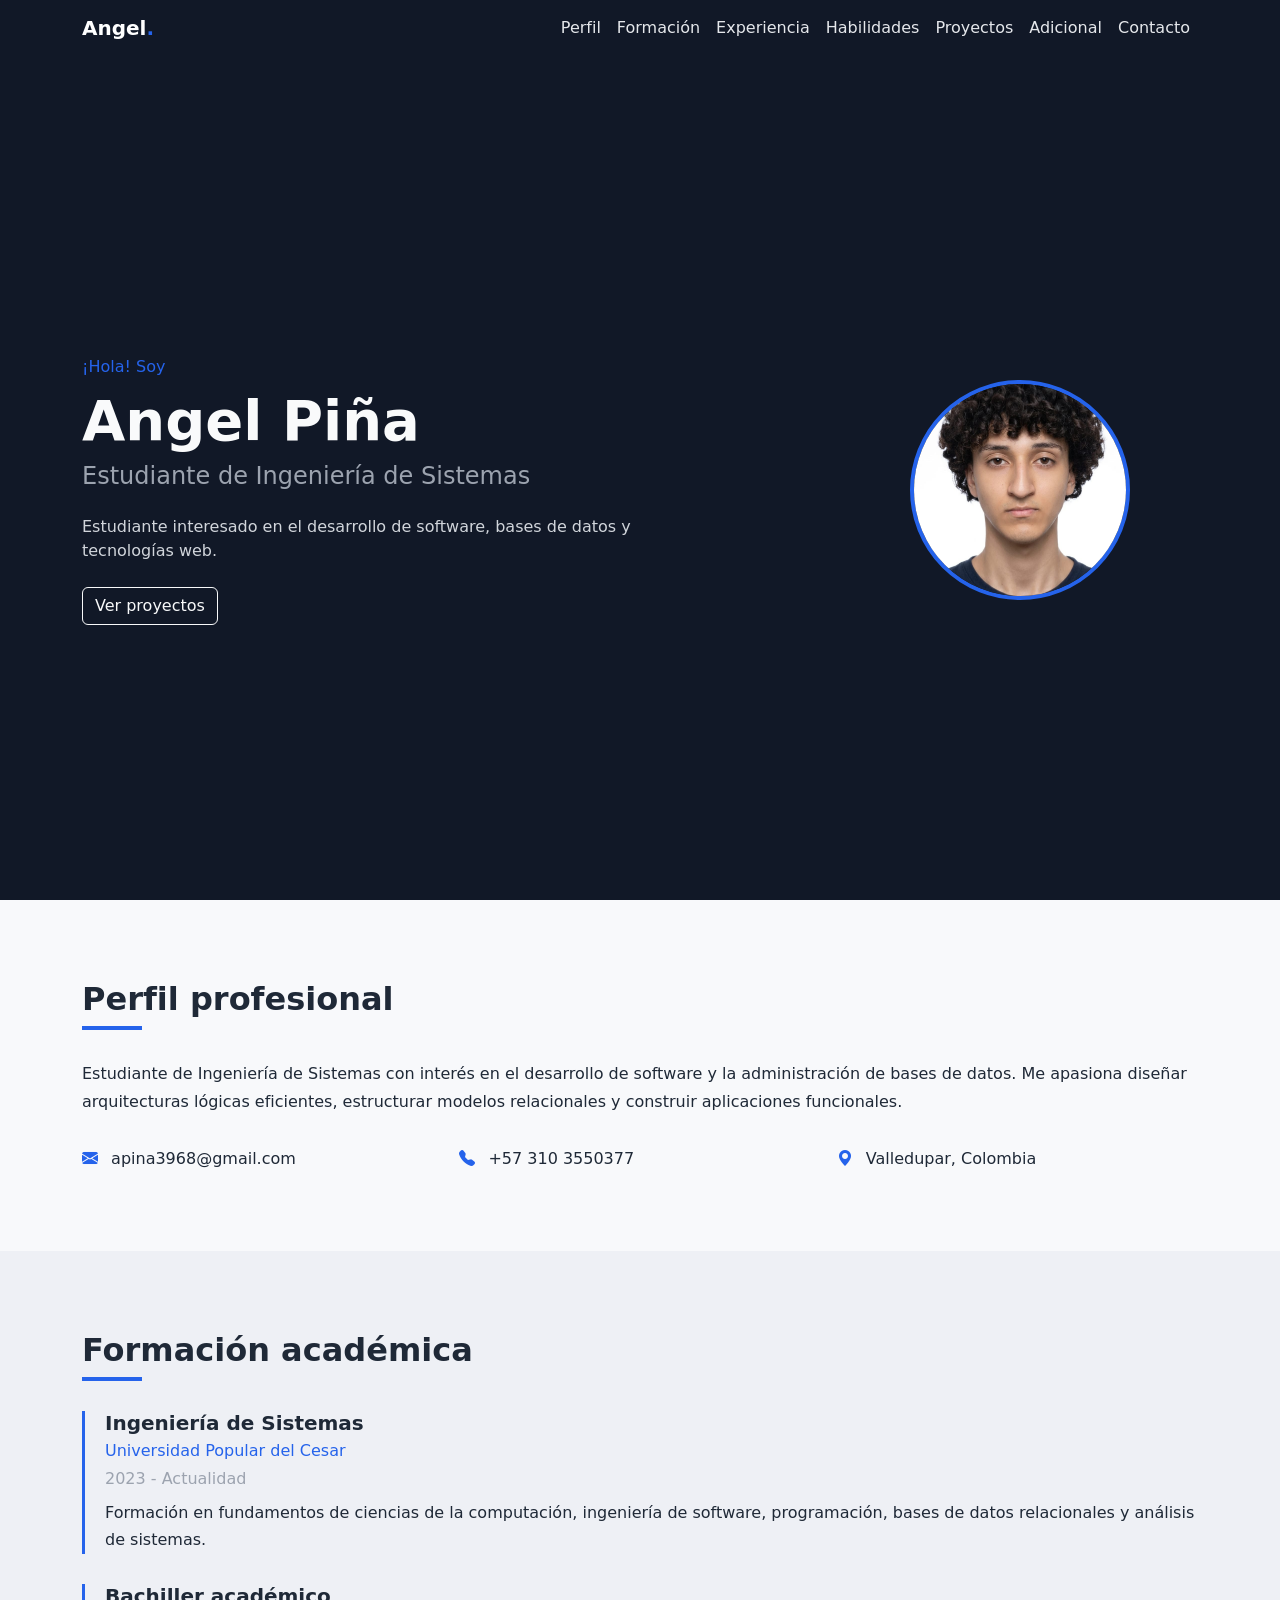
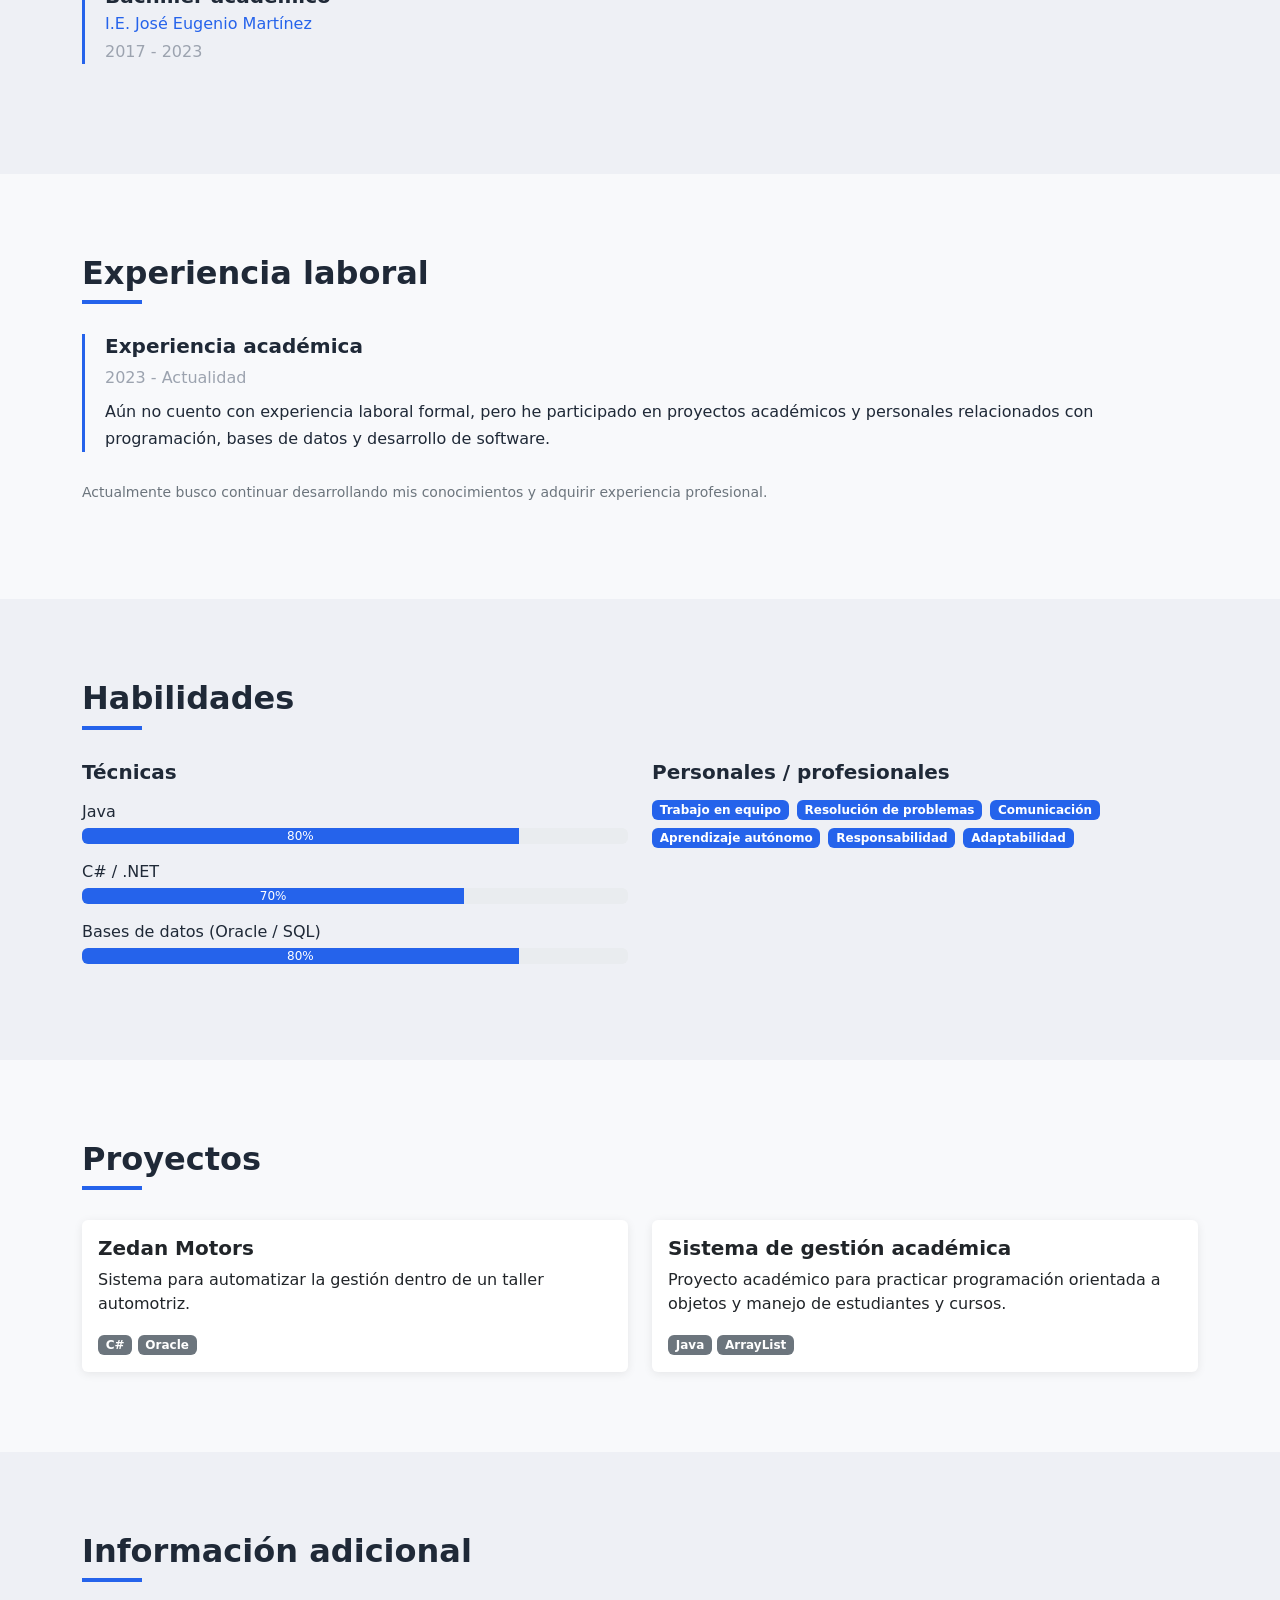
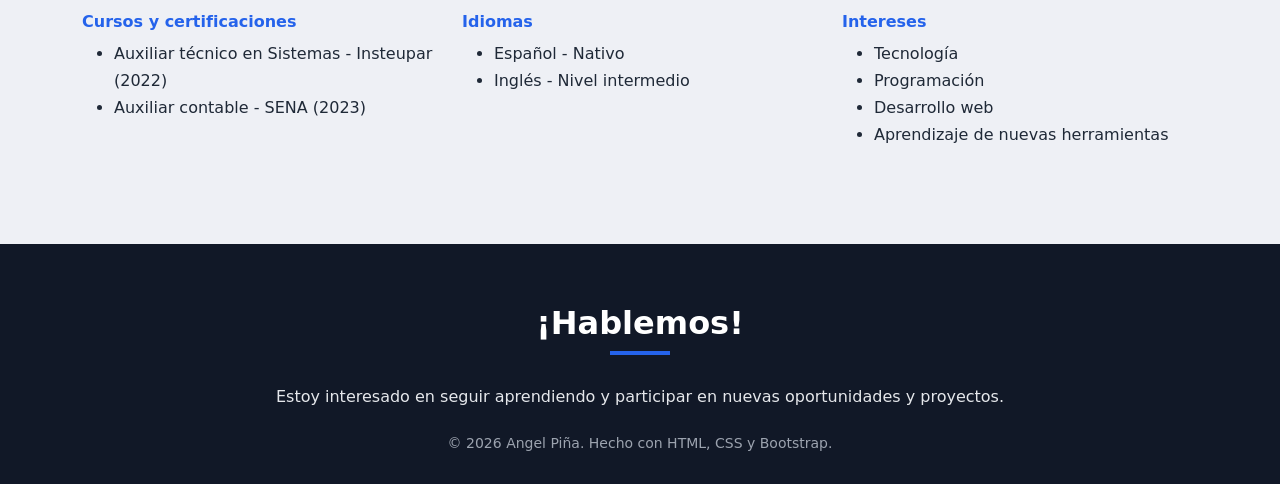
<file: hoja_vida_angel_/index.html>
<!DOCTYPE html>
<html lang="es">
<head>
    <meta charset="UTF-8">
    <meta name="viewport" content="width=device-width, initial-scale=1.0">
    <title>Angel Piña - Hoja de Vida</title>
    <link href="https://cdn.jsdelivr.net/npm/bootstrap@5.3.3/dist/css/bootstrap.min.css" rel="stylesheet">
    <link rel="stylesheet" href="https://cdn.jsdelivr.net/npm/bootstrap-icons@1.11.3/font/bootstrap-icons.css">
    <link rel="stylesheet" href="css/style.css">
</head>

<body>

<nav class="navbar navbar-expand-lg navbar-dark fixed-top">
    <div class="container">
        <a class="navbar-brand fw-bold" href="#inicio">Angel<span class="text-accent">.</span></a>

        <button class="navbar-toggler" type="button" data-bs-toggle="collapse"
                data-bs-target="#menu" aria-controls="menu" aria-expanded="false"
                aria-label="Mostrar menú">
            <span class="navbar-toggler-icon"></span>
        </button>

        <div class="collapse navbar-collapse" id="menu">
            <ul class="navbar-nav ms-auto text-center">
                <li class="nav-item"><a class="nav-link" href="#perfil">Perfil</a></li>
                <li class="nav-item"><a class="nav-link" href="#formacion">Formación</a></li>
                <li class="nav-item"><a class="nav-link" href="#experiencia">Experiencia</a></li>
                <li class="nav-item"><a class="nav-link" href="#habilidades">Habilidades</a></li>
                <li class="nav-item"><a class="nav-link" href="#proyectos">Proyectos</a></li>
                <li class="nav-item"><a class="nav-link" href="#adicional">Adicional</a></li>
                <li class="nav-item"><a class="nav-link" href="#contacto">Contacto</a></li>
            </ul>
        </div>
    </div>
</nav>

<header id="inicio" class="hero d-flex align-items-center">
    <div class="container">
        <div class="row align-items-center gy-4">
            <div class="col-lg-8">
                <p class="text-accent mb-2">¡Hola! Soy</p>
                <h1 class="display-4 fw-bold">Angel Piña</h1>
                <h2 class="h4 text-muted-light mb-4">Estudiante de Ingeniería de Sistemas</h2>

                <p class="hero-text mb-4">
                    Estudiante interesado en el desarrollo de software,
                    bases de datos y tecnologías web.
                </p>

                <div class="d-flex flex-wrap gap-3">
                    <a href="#proyectos" class="btn btn-outline-light">Ver proyectos</a>
                </div>
            </div>

            <div class="col-lg-4 text-center">
                <img src="img/img.jpeg"
                     alt="Foto de perfil de Angel Piña"
                     class="rounded-circle foto-perfil">
            </div>
        </div>
    </div>
</header>

<main>

<section id="perfil" class="section">
    <div class="container">
        <h2 class="section-title">Perfil profesional</h2>

        <p class="section-text">
            Estudiante de Ingeniería de Sistemas con interés en el desarrollo
            de software y la administración de bases de datos. Me apasiona
            diseñar arquitecturas lógicas eficientes, estructurar modelos
            relacionales y construir aplicaciones funcionales.
        </p>

        <div class="row g-3 mt-3">
            <div class="col-md-4">
                <i class="bi bi-envelope-fill text-accent me-2"></i>
                apina3968@gmail.com
            </div>
            <div class="col-md-4">
                <i class="bi bi-telephone-fill text-accent me-2"></i>
                +57 310 3550377
            </div>
            <div class="col-md-4">
                <i class="bi bi-geo-alt-fill text-accent me-2"></i>
                Valledupar, Colombia
            </div>
        </div>
    </div>
</section>

<section id="formacion" class="section section-alt">
    <div class="container">
        <h2 class="section-title">Formación académica</h2>

        <div class="timeline-item">
            <h3 class="h5 fw-bold mb-1">Ingeniería de Sistemas</h3>
            <p class="text-accent mb-1">Universidad Popular del Cesar</p>
            <p class="text-muted-light mb-2">2023 - Actualidad</p>
            <p class="section-text">
                Formación en fundamentos de ciencias de la computación,
                ingeniería de software, programación, bases de datos
                relacionales y análisis de sistemas.
            </p>
        </div>

        <div class="timeline-item">
            <h3 class="h5 fw-bold mb-1">Bachiller académico</h3>
            <p class="text-accent mb-1">I.E. José Eugenio Martínez</p>
            <p class="text-muted-light mb-2">2017 - 2023</p>
        </div>
    </div>
</section>

<section id="experiencia" class="section">
    <div class="container">
        <h2 class="section-title">Experiencia laboral</h2>

        <div class="timeline-item">
            <h3 class="h5 fw-bold">Experiencia académica</h3>
            <p class="text-muted-light mb-2">2023 - Actualidad</p>
            <p class="section-text">
                Aún no cuento con experiencia laboral formal, pero he
                participado en proyectos académicos y personales relacionados
                con programación, bases de datos y desarrollo de software.
            </p>
        </div>

        <p class="small text-secondary">
            Actualmente busco continuar desarrollando mis conocimientos
            y adquirir experiencia profesional.
        </p>
    </div>
</section>

<section id="habilidades" class="section section-alt">
    <div class="container">
        <h2 class="section-title">Habilidades</h2>

        <div class="row">
            <div class="col-md-6">
                <h3 class="h5 fw-bold mb-3">Técnicas</h3>

                <p class="mb-1">Java</p>
                <div class="progress mb-3">
                    <div class="progress-bar bg-accent" style="width: 80%">80%</div>
                </div>

                <p class="mb-1">C# / .NET</p>
                <div class="progress mb-3">
                    <div class="progress-bar bg-accent" style="width: 70%">70%</div>
                </div>

                <p class="mb-1">Bases de datos (Oracle / SQL)</p>
                <div class="progress mb-3">
                    <div class="progress-bar bg-accent" style="width: 80%">80%</div>
                </div>

            </div>

            <div class="col-md-6">
                <h3 class="h5 fw-bold mb-3">Personales / profesionales</h3>

                <div class="d-flex flex-wrap gap-2">
                    <span class="badge bg-accent">Trabajo en equipo</span>
                    <span class="badge bg-accent">Resolución de problemas</span>
                    <span class="badge bg-accent">Comunicación</span>
                    <span class="badge bg-accent">Aprendizaje autónomo</span>
                    <span class="badge bg-accent">Responsabilidad</span>
                    <span class="badge bg-accent">Adaptabilidad</span>
                </div>
            </div>
        </div>
    </div>
</section>

<section id="proyectos" class="section">
    <div class="container">
        <h2 class="section-title">Proyectos</h2>

        <div class="row g-4">

            <div class="col-md-6">
                <div class="card project-card h-100">
                    <div class="card-body">
                        <h3 class="h5 fw-bold">Zedan Motors</h3>
                        <p class="card-text">
                            Sistema para automatizar la gestión dentro de un
                            taller automotriz.
                        </p>
                        <span class="badge bg-secondary">C#</span>
                        <span class="badge bg-secondary">Oracle</span>
                    </div>
                </div>
            </div>

            <div class="col-md-6">
                <div class="card project-card h-100">
                    <div class="card-body">
                        <h3 class="h5 fw-bold">Sistema de gestión académica</h3>
                        <p class="card-text">
                            Proyecto académico para practicar programación
                            orientada a objetos y manejo de estudiantes y cursos.
                        </p>
                        <span class="badge bg-secondary">Java</span>
                        <span class="badge bg-secondary">ArrayList</span>
                    </div>
                </div>
            </div>

        </div>
    </div>
</section>

<section id="adicional" class="section section-alt">
    <div class="container">
        <h2 class="section-title">Información adicional</h2>

        <div class="row g-4">

            <div class="col-md-4">
                <h3 class="h6 fw-bold text-accent">Cursos y certificaciones</h3>
                <ul class="section-text">
                    <li>Auxiliar técnico en Sistemas - Insteupar (2022)</li>
                    <li>Auxiliar contable - SENA (2023)</li>
                </ul>
            </div>

            <div class="col-md-4">
                <h3 class="h6 fw-bold text-accent">Idiomas</h3>
                <ul class="section-text">
                    <li>Español - Nativo</li>
                    <li>Inglés - Nivel intermedio</li>
                </ul>
            </div>

            <div class="col-md-4">
                <h3 class="h6 fw-bold text-accent">Intereses</h3>
                <ul class="section-text">
                    <li>Tecnología</li>
                    <li>Programación</li>
                    <li>Desarrollo web</li>
                    <li>Aprendizaje de nuevas herramientas</li>
                </ul>
            </div>

        </div>
    </div>
</section>

</main>

<footer id="contacto" class="footer text-center">
    <div class="container">
        <h2 class="section-title text-white">¡Hablemos!</h2>

        <p class="mb-4">
            Estoy interesado en seguir aprendiendo y participar
            en nuevas oportunidades y proyectos.
        </p>


        <p class="small text-muted-light mb-0">
            &copy; 2026 Angel Piña. Hecho con HTML, CSS y Bootstrap.
        </p>
    </div>
</footer>

<script src="https://cdn.jsdelivr.net/npm/bootstrap@5.3.3/dist/js/bootstrap.bundle.min.js"></script>

</body>
</html>
</file>
<file: hoja_vida_angel_/css/style.css>
/* =====================================================
   HOJA DE VIDA - PASO 1
   ===================================================== */

:root {
    --color-fondo-oscuro: #111827;
    --color-fondo-claro: #f8f9fb;
    --color-fondo-alterno: #eef0f5;
    --color-acento: #2563eb;
    --color-texto: #1f2937;
    --color-texto-suave: #9ca3af;
}

html {
    scroll-behavior: smooth;
    scroll-padding-top: 70px;
}

body {
    font-family: "Segoe UI", system-ui, sans-serif;
    color: var(--color-texto);
    background-color: var(--color-fondo-claro);
}

.text-accent {
    color: var(--color-acento) !important;
}

.text-muted-light {
    color: var(--color-texto-suave) !important;
}

.bg-accent {
    background-color: var(--color-acento) !important;
}

.btn-accent {
    background-color: var(--color-acento);
    color: #ffffff;
    border: none;
}

.btn-accent:hover {
    background-color: #1d4ed8;
    color: #ffffff;
}

.navbar {
    background-color: var(--color-fondo-oscuro);
}

.navbar .nav-link {
    color: #e5e7eb;
}

.navbar .nav-link:hover {
    color: var(--color-acento);
}

.hero {
    min-height: 100vh;
    background-color: var(--color-fondo-oscuro);
    color: #f9fafb;
    padding-top: 80px;
}

.hero-text {
    max-width: 600px;
    color: #d1d5db;
}

.foto-perfil {
    width: 220px;
    height: 220px;
    object-fit: cover;
    border: 4px solid var(--color-acento);
}

.section {
    padding: 80px 0;
}

.section-alt {
    background-color: var(--color-fondo-alterno);
}

.section-title {
    font-weight: 700;
    margin-bottom: 30px;
    position: relative;
    padding-bottom: 12px;
}

.section-title::after {
    content: "";
    position: absolute;
    left: 0;
    bottom: 0;
    width: 60px;
    height: 4px;
    background-color: var(--color-acento);
}

.section-text {
    color: var(--color-texto);
    line-height: 1.7;
}

.timeline-item {
    border-left: 3px solid var(--color-acento);
    padding-left: 20px;
    margin-bottom: 30px;
}

.project-card {
    border: none;
    box-shadow: 0 2px 10px rgba(0, 0, 0, 0.08);
    transition: transform 0.2s ease, box-shadow 0.2s ease;
}

.project-card:hover {
    transform: translateY(-5px);
    box-shadow: 0 8px 20px rgba(0, 0, 0, 0.12);
}

.footer {
    background-color: var(--color-fondo-oscuro);
    color: #e5e7eb;
    padding: 60px 0 30px;
}

.footer .section-title::after {
    left: 50%;
    transform: translateX(-50%);
}

@media (max-width: 991px) {
    .navbar-nav {
        padding: 15px 0;
    }

    .hero {
        text-align: center;
        padding-top: 100px;
    }

    .hero-text {
        margin-left: auto;
        margin-right: auto;
    }
}

@media (max-width: 576px) {
    .section {
        padding: 60px 0;
    }

    .foto-perfil {
        width: 180px;
        height: 180px;
    }

    .hero h1 {
        font-size: 2.5rem;
    }
}
</file>
